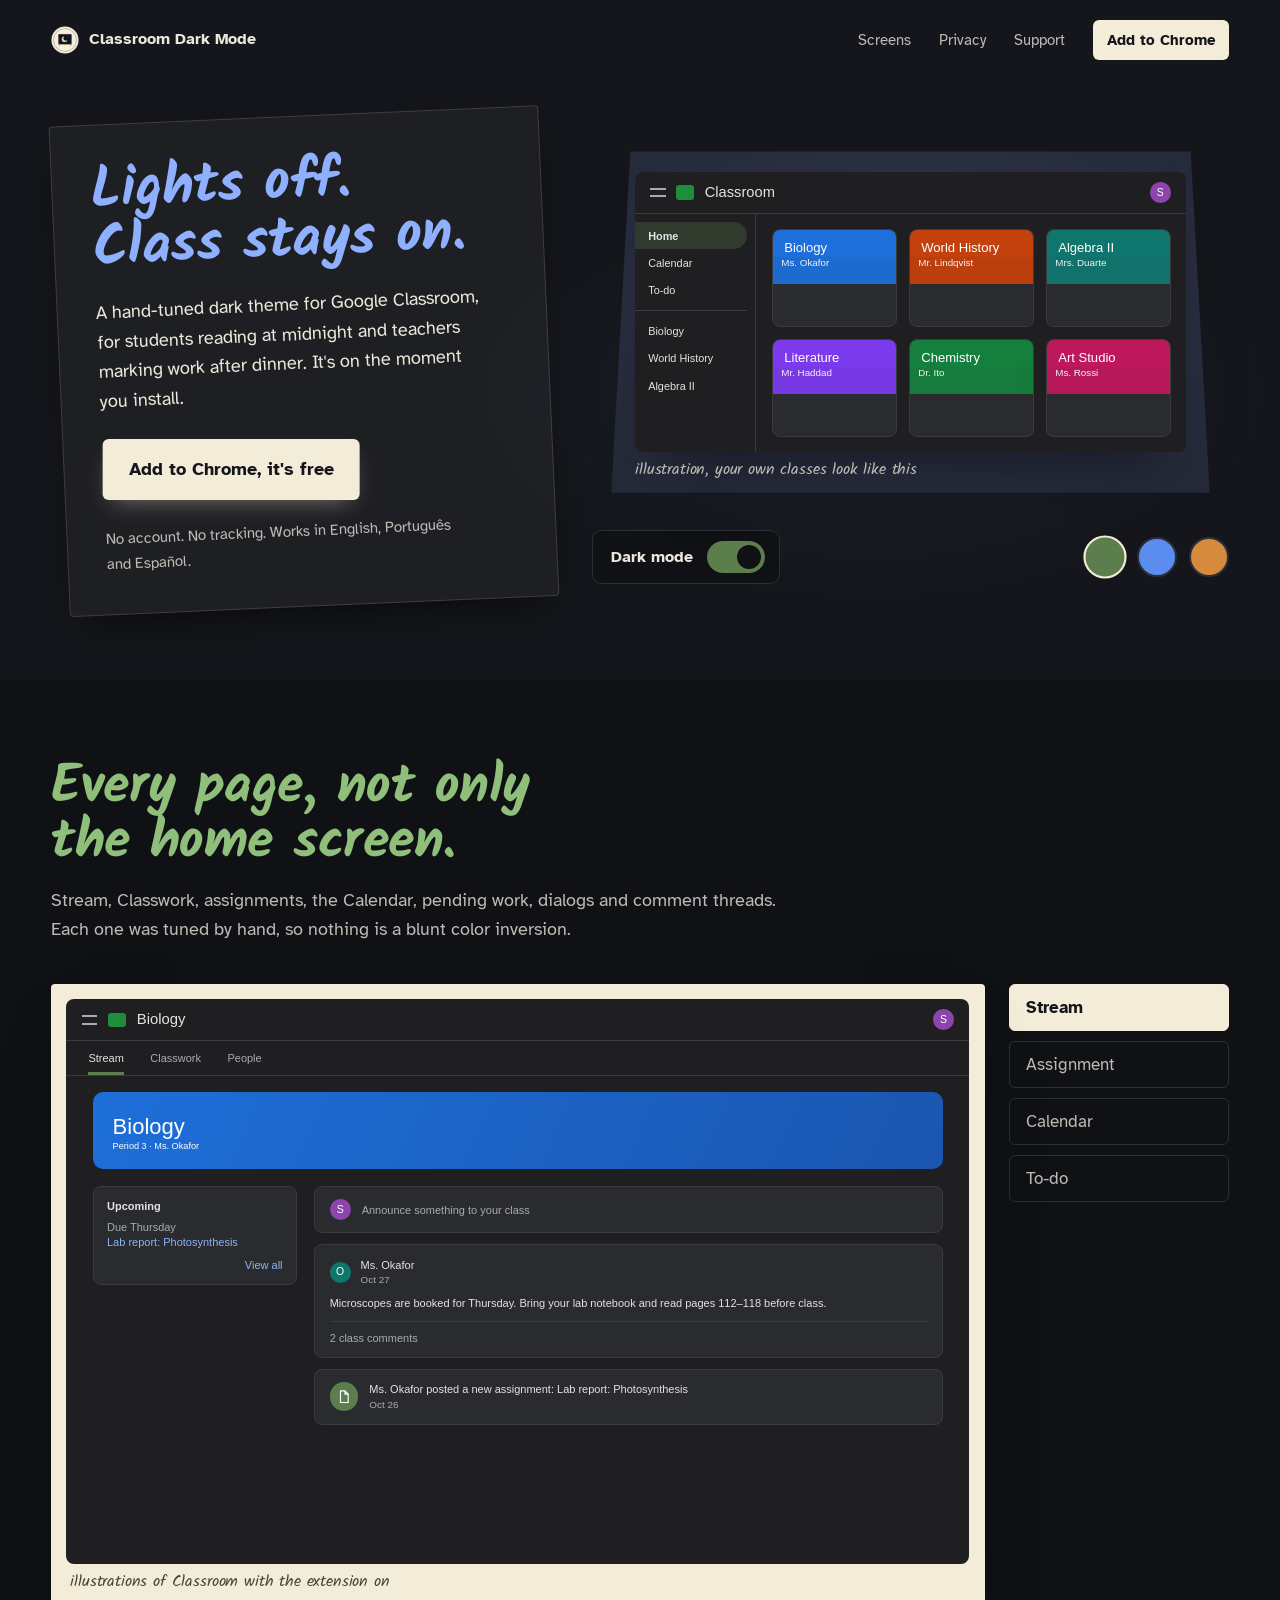
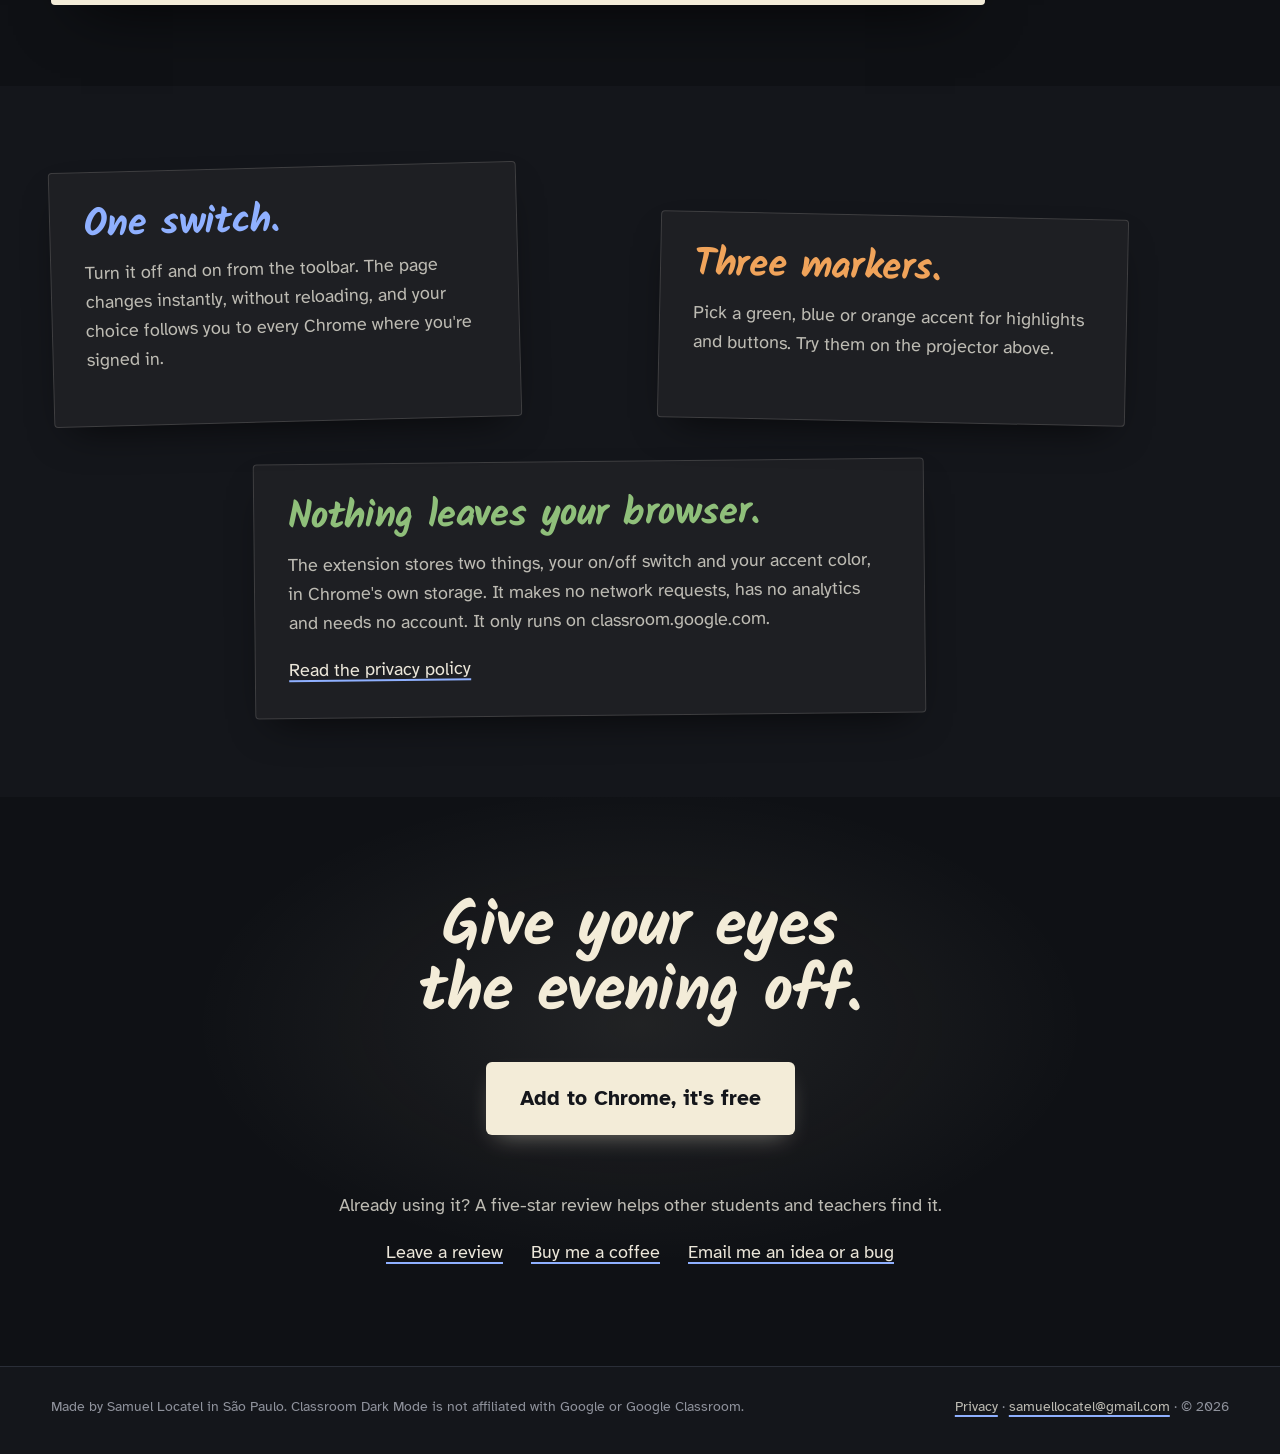
<file: index.html>
<!doctype html>
<html lang="en">
  <head>
    <meta charset="utf-8" />
    <title>Classroom Dark Mode: a dark theme for Google Classroom</title>
    <meta name="viewport" content="width=device-width, initial-scale=1" />
    <meta name="description" content="A hand-tuned dark theme for Google Classroom. On the moment you install, one switch to turn it off, no tracking. Free for Chrome." />
    <meta name="color-scheme" content="dark" />
    <link rel="icon" type="image/svg+xml" href="assets/logo-mark.svg" />
    <link rel="preconnect" href="https://fonts.googleapis.com" />
    <link rel="preconnect" href="https://fonts.gstatic.com" crossorigin />
    <link rel="stylesheet" href="https://fonts.googleapis.com/css2?family=Atkinson+Hyperlegible:ital,wght@0,400;0,700;1,400&family=Kalam:wght@400;700&display=swap" />
    <link rel="stylesheet" href="styles.css" />
  </head>
  <body>
    <a class="skip" href="#main">Skip to content</a>

    <header class="nav">
      <a class="nav__brand" href="./" aria-label="Classroom Dark Mode home">
        <img src="assets/logo-mark-light.svg" width="28" height="28" alt="" />
        <span>Classroom Dark Mode</span>
      </a>
      <nav class="nav__links" aria-label="Site">
        <a href="#pages">Screens</a>
        <a href="#privacy">Privacy</a>
        <a href="#support">Support</a>
        <a class="nav__install" href="https://chromewebstore.google.com/detail/classroom-dark-mode/ogkjemipcpcmdjhddggfknaaecolmmdd">Add to Chrome</a>
      </nav>
    </header>

    <main id="main">
      <section class="hero" aria-labelledby="hero-title">
        <div class="hero__sheet acetate">
          <h1 id="hero-title" class="marker">Lights off.<br />Class stays on.</h1>
          <p class="hero__lead">A hand-tuned dark theme for Google Classroom, for students reading at midnight and teachers marking work after dinner. It's on the moment you install.</p>
          <a class="placard" href="https://chromewebstore.google.com/detail/classroom-dark-mode/ogkjemipcpcmdjhddggfknaaecolmmdd">
            Add to Chrome, it's free
          </a>
          <p class="hero__facts">No account. No tracking. Works in English, Português and Español.</p>
        </div>

        <figure class="projector" data-theme="light" data-accent="green">
          <div class="stage">
          <div class="beam" aria-hidden="true"></div>
          <div class="screen" role="img" aria-label="Illustration of a Google Classroom home page with six class cards, shown in light or dark mode by the switch">
            <div class="cr">
              <div class="cr__bar">
                <span class="cr__menu"></span>
                <span class="cr__logo"></span>
                <span class="cr__title">Classroom</span>
                <span class="cr__avatar">S</span>
              </div>
              <div class="cr__body">
                <ul class="cr__side">
                  <li class="is-active">Home</li>
                  <li>Calendar</li>
                  <li>To-do</li>
                  <li class="cr__rule"></li>
                  <li>Biology</li>
                  <li>World History</li>
                  <li>Algebra II</li>
                </ul>
                <div class="cr__cards">
                  <div class="cr__card" style="--banner:#1e6fd9"><b>Biology</b><small>Ms. Okafor</small></div>
                  <div class="cr__card" style="--banner:#c2410c"><b>World History</b><small>Mr. Lindqvist</small></div>
                  <div class="cr__card" style="--banner:#0f766e"><b>Algebra II</b><small>Mrs. Duarte</small></div>
                  <div class="cr__card" style="--banner:#7c3aed"><b>Literature</b><small>Mr. Haddad</small></div>
                  <div class="cr__card" style="--banner:#15803d"><b>Chemistry</b><small>Dr. Ito</small></div>
                  <div class="cr__card" style="--banner:#be185d"><b>Art Studio</b><small>Ms. Rossi</small></div>
                </div>
              </div>
            </div>
          </div>
          <figcaption class="projector__note marker">illustration, your own classes look like this</figcaption>
          </div>

          <div class="controls">
            <button class="switch" type="button" role="switch" aria-checked="false" id="demo-switch">
              <span class="switch__label">Dark mode</span>
              <span class="switch__track" aria-hidden="true"><span class="switch__thumb"></span></span>
            </button>
            <div class="markers" role="group" aria-label="Accent color">
              <button type="button" class="marker-pen" data-accent="green" aria-pressed="true" aria-label="Green accent"></button>
              <button type="button" class="marker-pen" data-accent="blue" aria-pressed="false" aria-label="Blue accent"></button>
              <button type="button" class="marker-pen" data-accent="orange" aria-pressed="false" aria-label="Orange accent"></button>
            </div>
          </div>
        </figure>
      </section>

      <section class="pages" id="pages" aria-labelledby="pages-title">
        <div class="pages__head">
          <h2 id="pages-title" class="marker">Every page, not only the home screen.</h2>
          <p>Stream, Classwork, assignments, the Calendar, pending work, dialogs and comment threads. Each one was tuned by hand, so nothing is a blunt color inversion.</p>
        </div>
        <div class="tray" data-accent="green">
          <div class="tray__slide">
            <!-- Stream -->
            <div class="cr cr--dark scr" id="scr-stream" role="img" aria-label="Illustration: a class Stream in dark mode">
              <div class="cr__bar"><span class="cr__menu"></span><span class="cr__logo"></span><span class="cr__title">Biology</span><span class="cr__avatar">S</span></div>
              <div class="scr__tabs"><span class="is-on">Stream</span><span>Classwork</span><span>People</span></div>
              <div class="stream">
                <div class="stream__banner"><b>Biology</b><small>Period 3 · Ms. Okafor</small></div>
                <div class="stream__cols">
                  <div class="stream__side">
                    <b>Upcoming</b>
                    <p>Due Thursday<br /><span class="cr__link">Lab report: Photosynthesis</span></p>
                    <span class="cr__link cr__link--right">View all</span>
                  </div>
                  <div class="stream__feed">
                    <div class="post post--input"><span class="cr__avatar">S</span><span>Announce something to your class</span></div>
                    <div class="post">
                      <div class="post__head"><span class="cr__avatar" style="background:#0f766e">O</span><div><b>Ms. Okafor</b><small>Oct 27</small></div></div>
                      <p>Microscopes are booked for Thursday. Bring your lab notebook and read pages 112–118 before class.</p>
                      <div class="post__comment">2 class comments</div>
                    </div>
                    <div class="post post--task">
                      <span class="post__icon" aria-hidden="true"><svg viewBox="0 0 24 24"><path d="M7 3h7l5 5v13H7z M14 3v5h5" fill="none" stroke="currentColor" stroke-width="1.8" stroke-linejoin="round"/></svg></span>
                      <div><b>Ms. Okafor posted a new assignment: Lab report: Photosynthesis</b><small>Oct 26</small></div>
                    </div>
                  </div>
                </div>
              </div>
            </div>

            <!-- Assignment -->
            <div class="cr cr--dark scr" id="scr-assignment" role="img" aria-label="Illustration: an assignment page in dark mode" hidden>
              <div class="cr__bar"><span class="cr__menu"></span><span class="cr__logo"></span><span class="cr__title">Biology</span><span class="cr__avatar">S</span></div>
              <div class="task">
                <div class="task__main">
                  <div class="task__title"><span class="post__icon" aria-hidden="true"><svg viewBox="0 0 24 24"><path d="M7 3h7l5 5v13H7z M14 3v5h5" fill="none" stroke="currentColor" stroke-width="1.8" stroke-linejoin="round"/></svg></span><h3>Lab report: Photosynthesis</h3></div>
                  <small>Ms. Okafor · Oct 26</small>
                  <div class="task__meta"><span>100 points</span><span>Due Thu, 11:59 PM</span></div>
                  <p>Write up Thursday's leaf-disk experiment. Include your hypothesis, a table of results, one graph and a short conclusion. Use the template below.</p>
                  <div class="task__files">
                    <span class="file"><b>Lab report template</b><small>Google Docs</small></span>
                    <span class="file"><b>Leaf-disk protocol.pdf</b><small>PDF</small></span>
                  </div>
                  <div class="task__comments">Class comments · <span class="cr__link">Add a class comment</span></div>
                </div>
                <div class="task__side">
                  <div class="work">
                    <div class="work__head"><b>Your work</b><small>Assigned</small></div>
                    <span class="work__add">Add or create</span>
                    <span class="work__done">Mark as done</span>
                  </div>
                  <div class="work work--private"><b>Private comments</b><span class="cr__link">Add comment to Ms. Okafor</span></div>
                </div>
              </div>
            </div>

            <!-- Calendar -->
            <div class="cr cr--dark scr" id="scr-calendar" role="img" aria-label="Illustration: the Classroom calendar week view in dark mode" hidden>
              <div class="cr__bar"><span class="cr__menu"></span><span class="cr__logo"></span><span class="cr__title">Calendar</span><span class="cr__avatar">S</span></div>
              <div class="cal">
                <div class="cal__top"><span class="cal__select">All classes</span><span class="cal__range">Oct 26 – Nov 1, 2026</span></div>
                <div class="cal__grid">
                  <div class="cal__day"><small>Sun</small><b>26</b></div>
                  <div class="cal__day"><small>Mon</small><b>27</b><i style="--banner:#c2410c">History essay draft</i></div>
                  <div class="cal__day"><small>Tue</small><b>28</b><i style="--banner:#0f766e">Algebra quiz 4</i></div>
                  <div class="cal__day is-today"><small>Wed</small><b>29</b></div>
                  <div class="cal__day"><small>Thu</small><b>30</b><i style="--banner:#1e6fd9">Lab report: Photosynthesis</i><i style="--banner:#7c3aed">Reading log</i></div>
                  <div class="cal__day"><small>Fri</small><b>31</b><i style="--banner:#be185d">Portfolio check</i></div>
                  <div class="cal__day"><small>Sat</small><b>1</b></div>
                </div>
              </div>
            </div>

            <!-- To-do -->
            <div class="cr cr--dark scr" id="scr-todo" role="img" aria-label="Illustration: the To-do list of pending work in dark mode" hidden>
              <div class="cr__bar"><span class="cr__menu"></span><span class="cr__logo"></span><span class="cr__title">To-do</span><span class="cr__avatar">S</span></div>
              <div class="scr__tabs"><span class="is-on">Assigned</span><span>Missing</span><span>Done</span></div>
              <div class="todo">
                <div class="todo__group"><b>This week</b><small>4</small></div>
                <div class="todo__item"><span class="post__icon" aria-hidden="true"><svg viewBox="0 0 24 24"><path d="M7 3h7l5 5v13H7z M14 3v5h5" fill="none" stroke="currentColor" stroke-width="1.8" stroke-linejoin="round"/></svg></span><div><b>History essay draft</b><small>World History</small></div><em>Due Mon, 11:59 PM</em></div>
                <div class="todo__item"><span class="post__icon" aria-hidden="true"><svg viewBox="0 0 24 24"><path d="M7 3h7l5 5v13H7z M14 3v5h5" fill="none" stroke="currentColor" stroke-width="1.8" stroke-linejoin="round"/></svg></span><div><b>Algebra quiz 4</b><small>Algebra II</small></div><em>Due Tue, 8:00 AM</em></div>
                <div class="todo__item"><span class="post__icon" aria-hidden="true"><svg viewBox="0 0 24 24"><path d="M7 3h7l5 5v13H7z M14 3v5h5" fill="none" stroke="currentColor" stroke-width="1.8" stroke-linejoin="round"/></svg></span><div><b>Lab report: Photosynthesis</b><small>Biology</small></div><em>Due Thu, 11:59 PM</em></div>
                <div class="todo__item"><span class="post__icon" aria-hidden="true"><svg viewBox="0 0 24 24"><path d="M7 3h7l5 5v13H7z M14 3v5h5" fill="none" stroke="currentColor" stroke-width="1.8" stroke-linejoin="round"/></svg></span><div><b>Reading log</b><small>Literature</small></div><em>Due Thu, 11:59 PM</em></div>
                <div class="todo__group"><b>Next week</b><small>1</small></div>
                <div class="todo__item"><span class="post__icon" aria-hidden="true"><svg viewBox="0 0 24 24"><path d="M7 3h7l5 5v13H7z M14 3v5h5" fill="none" stroke="currentColor" stroke-width="1.8" stroke-linejoin="round"/></svg></span><div><b>Portfolio check</b><small>Art Studio</small></div><em>Due Fri, Nov 6</em></div>
              </div>
            </div>
            <p class="tray__note marker">illustrations of Classroom with the extension on</p>
          </div>
          <div class="tray__thumbs" role="group" aria-label="Choose a screen">
            <button type="button" aria-pressed="true" data-screen="scr-stream">Stream</button>
            <button type="button" aria-pressed="false" data-screen="scr-assignment">Assignment</button>
            <button type="button" aria-pressed="false" data-screen="scr-calendar">Calendar</button>
            <button type="button" aria-pressed="false" data-screen="scr-todo">To-do</button>
          </div>
        </div>
      </section>

      <section class="notes" aria-label="How it works">
        <div class="note acetate">
          <h2 class="marker">One switch.</h2>
          <p>Turn it off and on from the toolbar. The page changes instantly, without reloading, and your choice follows you to every Chrome where you're signed in.</p>
        </div>
        <div class="note acetate">
          <h2 class="marker">Three markers.</h2>
          <p>Pick a green, blue or orange accent for highlights and buttons. Try them on the projector above.</p>
        </div>
        <div class="note acetate" id="privacy">
          <h2 class="marker">Nothing leaves your browser.</h2>
          <p>The extension stores two things, your on/off switch and your accent color, in Chrome's own storage. It makes no network requests, has no analytics and needs no account. It only runs on classroom.google.com.</p>
          <a class="textlink" href="privacy.html">Read the privacy policy</a>
        </div>
      </section>

      <section class="close" id="support" aria-labelledby="close-title">
        <h2 id="close-title" class="marker">Give your eyes the evening off.</h2>
        <a class="placard placard--big" href="https://chromewebstore.google.com/detail/classroom-dark-mode/ogkjemipcpcmdjhddggfknaaecolmmdd">
          Add to Chrome, it's free
        </a>
        <div class="close__support">
          <p>Already using it? A five-star review helps other students and teachers find it.</p>
          <div class="close__links">
            <a class="textlink" href="https://chromewebstore.google.com/detail/classroom-dark-mode/ogkjemipcpcmdjhddggfknaaecolmmdd/reviews">Leave a review</a>
            <a class="textlink" href="https://buymeacoffee.com/osamuca">Buy me a coffee</a>
            <a class="textlink" href="mailto:samuellocatel@gmail.com">Email me an idea or a bug</a>
          </div>
        </div>
      </section>
    </main>

    <footer class="foot">
      <p>Made by Samuel Locatel in São Paulo. Classroom Dark Mode is not affiliated with Google or Google Classroom.</p>
      <p><a class="textlink" href="privacy.html">Privacy</a> · <a class="textlink" href="mailto:samuellocatel@gmail.com">samuellocatel@gmail.com</a> · © 2026</p>
    </footer>

    <script src="site.js" defer></script>
  </body>
</html>
</file>
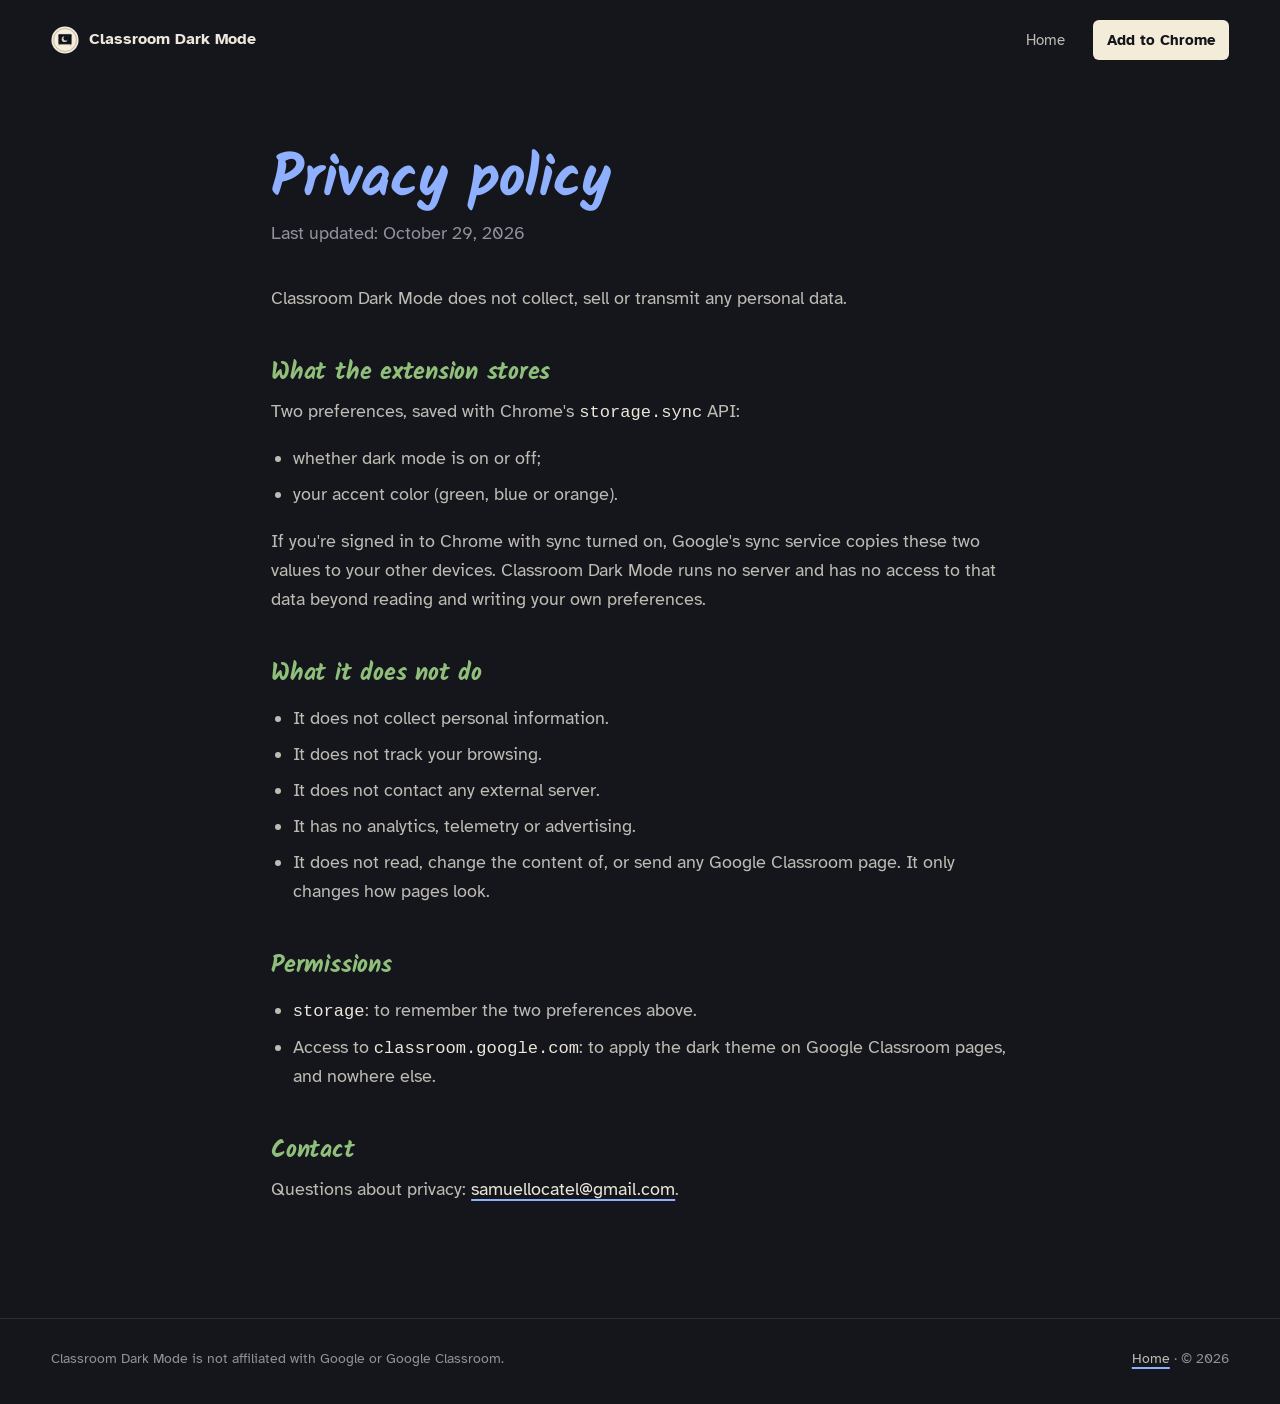
<file: privacy.html>
<!doctype html>
<html lang="en">
  <head>
    <meta charset="utf-8" />
    <title>Privacy policy · Classroom Dark Mode</title>
    <meta name="viewport" content="width=device-width, initial-scale=1" />
    <meta name="description" content="Classroom Dark Mode does not collect, sell or transmit any personal data." />
    <meta name="color-scheme" content="dark" />
    <link rel="icon" type="image/svg+xml" href="assets/logo-mark.svg" />
    <link rel="preconnect" href="https://fonts.googleapis.com" />
    <link rel="preconnect" href="https://fonts.gstatic.com" crossorigin />
    <link rel="stylesheet" href="https://fonts.googleapis.com/css2?family=Atkinson+Hyperlegible:ital,wght@0,400;0,700;1,400&family=Kalam:wght@400;700&display=swap" />
    <link rel="stylesheet" href="styles.css" />
  </head>
  <body>
    <header class="nav">
      <a class="nav__brand" href="./" aria-label="Classroom Dark Mode home">
        <img src="assets/logo-mark-light.svg" width="28" height="28" alt="" />
        <span>Classroom Dark Mode</span>
      </a>
      <nav class="nav__links" aria-label="Site">
        <a href="./">Home</a>
        <a class="nav__install" href="https://chromewebstore.google.com/detail/classroom-dark-mode/ogkjemipcpcmdjhddggfknaaecolmmdd">Add to Chrome</a>
      </nav>
    </header>

    <main class="doc">
      <h1 class="marker">Privacy policy</h1>
      <p class="updated">Last updated: October 29, 2026</p>

      <p>Classroom Dark Mode does not collect, sell or transmit any personal data.</p>

      <h2 class="marker">What the extension stores</h2>
      <p>Two preferences, saved with Chrome's <code>storage.sync</code> API:</p>
      <ul>
        <li>whether dark mode is on or off;</li>
        <li>your accent color (green, blue or orange).</li>
      </ul>
      <p>If you're signed in to Chrome with sync turned on, Google's sync service copies these two values to your other devices. Classroom Dark Mode runs no server and has no access to that data beyond reading and writing your own preferences.</p>

      <h2 class="marker">What it does not do</h2>
      <ul>
        <li>It does not collect personal information.</li>
        <li>It does not track your browsing.</li>
        <li>It does not contact any external server.</li>
        <li>It has no analytics, telemetry or advertising.</li>
        <li>It does not read, change the content of, or send any Google Classroom page. It only changes how pages look.</li>
      </ul>

      <h2 class="marker">Permissions</h2>
      <ul>
        <li><code>storage</code>: to remember the two preferences above.</li>
        <li>Access to <code>classroom.google.com</code>: to apply the dark theme on Google Classroom pages, and nowhere else.</li>
      </ul>

      <h2 class="marker">Contact</h2>
      <p>Questions about privacy: <a class="textlink" href="mailto:samuellocatel@gmail.com">samuellocatel@gmail.com</a>.</p>
    </main>

    <footer class="foot">
      <p>Classroom Dark Mode is not affiliated with Google or Google Classroom.</p>
      <p><a class="textlink" href="./">Home</a> · © 2026</p>
    </footer>
  </body>
</html>
</file>
<file: styles.css>
/* Classroom Dark Mode site: a classroom wall with the lights off. */

:root {
  /* Wall */
  --wall-0: #0f1115;
  --wall-1: #14161b;
  --wall-2: #1b1e25;
  --wall-3: #2a2e38;
  /* Projector light */
  --lamp: #f3ecd8;
  --lamp-dim: #c9c2ae;
  /* Ink on the wall */
  --ink-1: #ece7da;
  --ink-2: #bdbbb3;
  --ink-3: #8f929c;
  /* Markers (the extension's accents) */
  --marker-blue: #8fb0ff;
  --marker-green: #8fbf7a;
  --marker-orange: #f0a35a;
  --accent-green: #5c7e4d;
  --accent-blue: #5b8def;
  --accent-orange: #d68a3c;

  --font-set: 'Atkinson Hyperlegible', system-ui, sans-serif;
  --font-marker: 'Kalam', 'Comic Sans MS', cursive;

  --ease-out: cubic-bezier(0.16, 1, 0.3, 1);
  --flip: 700ms;

  --gutter: clamp(16px, 4vw, 56px);
}

* { box-sizing: border-box; }
html { scrollbar-color: var(--wall-3) var(--wall-0); }
html, body { margin: 0; }
body {
  background: var(--wall-1);
  color: var(--ink-1);
  font-family: var(--font-set);
  font-size: 1.125rem;
  line-height: 1.6;
  -webkit-font-smoothing: antialiased;
  caret-color: var(--marker-blue);
}
::selection { background: var(--lamp); color: var(--wall-1); }
:focus-visible { outline: 2px solid var(--marker-blue); outline-offset: 3px; border-radius: 4px; }
img { max-width: 100%; height: auto; display: block; }
p { margin: 0 0 1em; text-wrap: pretty; }
h1, h2 { margin: 0; text-wrap: balance; }

.marker {
  font-family: var(--font-marker);
  font-weight: 700;
  letter-spacing: -0.01em;
  line-height: 1.02;
}

.skip {
  position: absolute; left: var(--gutter); top: -60px;
  background: var(--lamp); color: var(--wall-1); padding: 8px 14px; border-radius: 6px; z-index: 10;
}
.skip:focus { top: 12px; }

.textlink {
  color: var(--ink-1);
  text-decoration: underline;
  text-decoration-color: var(--marker-blue);
  text-decoration-thickness: 2px;
  text-underline-offset: 4px;
}
.textlink:hover { color: var(--marker-blue); }

/* ---------- nav ---------- */
.nav {
  display: flex; align-items: center; justify-content: space-between; gap: 16px;
  padding: 20px var(--gutter);
}
.nav__brand {
  display: inline-flex; align-items: center; gap: 10px;
  color: var(--ink-1); text-decoration: none; font-weight: 700; font-size: 1rem;
}
.nav__links { display: flex; align-items: center; gap: clamp(12px, 2.4vw, 28px); font-size: 0.95rem; }
.nav__links a { color: var(--ink-2); text-decoration: none; }
.nav__links a:hover { color: var(--ink-1); }
.nav__links .nav__install {
  color: var(--wall-1); background: var(--lamp); padding: 8px 14px; border-radius: 6px; font-weight: 700;
}
.nav__links .nav__install:hover { color: var(--wall-1); background: #fff; }

/* ---------- acetate sheets ---------- */
.acetate {
  position: relative;
  background: rgba(236, 231, 218, 0.045);
  border: 1px solid rgba(236, 231, 218, 0.16);
  border-radius: 4px;
  box-shadow: 0 18px 40px -18px rgba(0, 0, 0, 0.7);
}

/* The one element held level: action placards never tilt. */
.placard {
  display: inline-block;
  background: var(--lamp);
  color: var(--wall-1);
  font-weight: 700;
  font-size: 1.15rem;
  text-decoration: none;
  padding: 16px 26px;
  border-radius: 6px;
  box-shadow: 0 10px 24px -10px rgba(243, 236, 216, 0.45);
  transition: background 160ms var(--ease-out), transform 160ms var(--ease-out);
  transform: rotate(0deg);
}
.placard:hover { background: #fff; transform: translateY(-1px); }
.placard--big { font-size: 1.3rem; padding: 20px 34px; }

/* ---------- hero ---------- */
.hero {
  position: relative;
  display: grid;
  grid-template-columns: minmax(300px, 1fr) minmax(0, 1.3fr);
  align-items: center;
  gap: clamp(24px, 4vw, 64px);
  padding: clamp(16px, 4vh, 48px) var(--gutter) clamp(48px, 8vh, 96px);
  /* Light spill from the beam onto the wall. */
  background: radial-gradient(ellipse 55% 60% at 68% 52%, rgba(243, 236, 216, 0.10), transparent 70%);
  transition: background var(--flip) var(--ease-out);
}
.hero:has(.projector[data-theme="dark"]) {
  background: radial-gradient(ellipse 45% 50% at 68% 52%, rgba(143, 176, 255, 0.06), transparent 70%);
}
.hero__sheet {
  z-index: 2;
  --tilt: -2.5deg;
  padding: clamp(24px, 3vw, 40px);
  transform: rotate(var(--tilt));
  transition: transform var(--flip) var(--ease-out);
}
.hero:has(.projector[data-theme="dark"]) .hero__sheet { transform: rotate(var(--tilt)) translateX(8px); }
.hero__sheet h1 {
  font-size: clamp(2.6rem, 4.4vw, 4.4rem);
  color: var(--marker-blue);
}
.hero__lead { margin: 20px 0 28px; max-width: 34ch; color: var(--ink-1); font-size: 1.15rem; }
.hero__sheet .placard { transform: rotate(calc(-1 * var(--tilt))); }
.hero__sheet .placard:hover { transform: rotate(calc(-1 * var(--tilt))) translateY(-1px); }
.hero__facts { margin: 22px 0 0; font-size: 0.95rem; color: var(--ink-2); }

/* ---------- projector ---------- */
.projector { position: relative; margin: 0; }
.stage { position: relative; padding: 5% 3% 4%; }
.beam {
  position: absolute; inset: 0;
  background: radial-gradient(ellipse 70% 60% at 50% 45%, #fdf9ee, var(--lamp) 60%, #e4dabf);
  clip-path: polygon(3% 0, 97% 0, 100% 100%, 0 100%);
  opacity: 0.92;
  transition: clip-path var(--flip) var(--ease-out), background var(--flip) var(--ease-out), opacity var(--flip) var(--ease-out);
}
.projector[data-theme="dark"] .beam {
  background: radial-gradient(ellipse 70% 60% at 50% 45%, #313750, #252a39);
  clip-path: polygon(6% 3%, 94% 3%, 97% 97%, 3% 97%);
  opacity: 1;
}
.screen { position: relative; z-index: 1; padding: 0 4% 0; }
.projector__note {
  position: relative; z-index: 1;
  margin: 10px 4% 0; font-size: 1rem; font-weight: 400; color: #4a4636;
  transition: color var(--flip) var(--ease-out);
}
.projector[data-theme="dark"] .projector__note { color: var(--ink-2); }

.controls {
  display: flex; align-items: center; justify-content: space-between; flex-wrap: wrap; gap: 16px;
  margin-top: 26px;
}
.switch {
  display: inline-flex; align-items: center; gap: 14px;
  background: var(--wall-0); color: var(--ink-1);
  border: 1px solid var(--wall-3); border-radius: 10px;
  padding: 10px 14px 10px 18px;
  font: 700 1rem var(--font-set);
  cursor: pointer;
}
.switch__track {
  position: relative; width: 58px; height: 32px; border-radius: 999px;
  background: var(--wall-3);
  transition: background var(--flip) var(--ease-out);
}
.switch__thumb {
  position: absolute; top: 4px; left: 4px; width: 24px; height: 24px; border-radius: 50%;
  background: var(--lamp);
  transition: transform var(--flip) var(--ease-out), background var(--flip) var(--ease-out);
}
.switch[aria-checked="true"] .switch__track { background: var(--accent); }
.switch[aria-checked="true"] .switch__thumb { transform: translateX(26px); background: var(--wall-0); }

.markers { display: flex; gap: 12px; }
.marker-pen {
  width: 40px; height: 40px; border-radius: 50%;
  border: 2px solid var(--wall-3); background: var(--pen); cursor: pointer;
  transition: transform 160ms var(--ease-out), border-color 160ms var(--ease-out);
}
.marker-pen:hover { transform: translateY(-2px); }
.marker-pen[aria-pressed="true"] { border-color: var(--lamp); transform: scale(1.08); }
.marker-pen[data-accent="green"] { --pen: var(--accent-green); }
.marker-pen[data-accent="blue"] { --pen: var(--accent-blue); }
.marker-pen[data-accent="orange"] { --pen: var(--accent-orange); }

.projector[data-accent="green"] { --accent: var(--accent-green); }
.projector[data-accent="blue"] { --accent: var(--accent-blue); }
.projector[data-accent="orange"] { --accent: var(--accent-orange); }
.tray[data-accent="green"] { --accent: var(--accent-green); }
.tray[data-accent="blue"] { --accent: var(--accent-blue); }
.tray[data-accent="orange"] { --accent: var(--accent-orange); }

/* ---------- the Classroom illustration ---------- */
.cr {
  --cr-bg: #ffffff; --cr-fg: #3c4043; --cr-muted: #5f6368; --cr-line: #dadce0;
  --cr-card: #ffffff; --cr-active: #e6f4ea; --cr-active-fg: #137333;
  background: var(--cr-bg); color: var(--cr-fg);
  border-radius: 8px; overflow: hidden;
  font-family: Roboto, Arial, sans-serif; font-size: clamp(9px, 0.85vw, 13px); line-height: 1.3;
  box-shadow: 0 30px 60px -30px rgba(0, 0, 0, 0.6);
  transition: background var(--flip) var(--ease-out), color var(--flip) var(--ease-out);
}
.projector[data-theme="dark"] .cr,
.cr--dark {
  --cr-bg: #1f1f21; --cr-fg: #e3e3e3; --cr-muted: #a8abb2; --cr-line: #3a3b3f;
  --cr-card: #2a2b2e; --cr-active: color-mix(in srgb, var(--accent) 28%, #1f1f21); --cr-active-fg: #e3e3e3;
}
.cr__bar {
  display: flex; align-items: center; gap: 1em; padding: 0.9em 1.4em;
  border-bottom: 1px solid var(--cr-line);
  transition: border-color var(--flip) var(--ease-out);
}
.cr__menu { width: 1.4em; height: 0.9em; border-block: 2px solid var(--cr-muted); position: relative; }
.cr__logo { width: 1.6em; height: 1.3em; border-radius: 3px; background: #1e8e3e; }
.cr__title { font-size: 1.35em; flex: 1; }
.cr__avatar {
  width: 2em; height: 2em; border-radius: 50%; background: #8e44ad; color: #fff;
  display: grid; place-items: center; font-size: 0.95em;
}
.cr__body { display: grid; grid-template-columns: 22% 1fr; }
.cr__side {
  list-style: none; margin: 0; padding: 0.8em 0.8em 0.8em 0;
  border-right: 1px solid var(--cr-line);
  transition: border-color var(--flip) var(--ease-out);
}
.cr__side li { padding: 0.6em 1.2em; border-radius: 0 999px 999px 0; color: var(--cr-fg); }
.cr__side .is-active {
  background: var(--cr-active); color: var(--cr-active-fg); font-weight: 700;
  transition: background var(--flip) var(--ease-out), color var(--flip) var(--ease-out);
}
.cr__side .cr__rule { padding: 0; margin: 0.6em 0; border-top: 1px solid var(--cr-line); border-radius: 0; }
.cr__cards {
  display: grid; grid-template-columns: repeat(3, 1fr); gap: 1.1em; padding: 1.4em;
}
.cr__card {
  display: flex; flex-direction: column;
  min-height: 9em;
  background: var(--cr-card);
  border: 1px solid var(--cr-line); border-radius: 8px; overflow: hidden;
  transition: background var(--flip) var(--ease-out), border-color var(--flip) var(--ease-out);
}
.cr__card b, .cr__card small {
  background: var(--banner); color: #fff; padding: 0 0.9em; display: block;
}
.cr__card b { padding-top: 0.8em; font-size: 1.2em; font-weight: 500; }
.cr__card small { padding-bottom: 1.4em; font-size: 0.9em; opacity: 0.95; }

/* ---------- Classroom screens (illustrations) ---------- */
.tray__slide { container-type: inline-size; }
.scr { font-size: 1.22cqi; aspect-ratio: 16 / 10; overflow: hidden; display: flex; flex-direction: column; box-shadow: none; }
.scr[hidden] { display: none; }
.cr__link { color: var(--cr-link, #8ab4f8); font-weight: 500; }
.cr__link--right { display: block; text-align: right; margin-top: 0.8em; }
.scr__tabs { display: flex; gap: 2.4em; padding: 0 2em; border-bottom: 1px solid var(--cr-line); color: var(--cr-muted); }
.scr__tabs span { padding: 0.9em 0; }
.scr__tabs .is-on { color: var(--cr-fg); box-shadow: inset 0 -3px 0 var(--accent); font-weight: 500; }
.post__icon {
  flex: none; width: 2.6em; height: 2.6em; border-radius: 50%;
  display: grid; place-items: center; color: #fff; background: var(--accent);
}
.post__icon svg { width: 1.4em; height: 1.4em; }

.stream { padding: 1.4em 2.4em; overflow: hidden; }
.stream__banner {
  height: 7em; border-radius: 10px; padding: 1.4em 1.8em; color: #fff;
  background: linear-gradient(115deg, #1e6fd9, #1a56b0);
  display: flex; flex-direction: column; justify-content: flex-end;
}
.stream__banner b { font-size: 2em; font-weight: 500; }
.stream__cols { display: grid; grid-template-columns: 24% 1fr; gap: 1.6em; margin-top: 1.6em; }
.stream__side, .post, .work, .file, .todo__item {
  background: var(--cr-card); border: 1px solid var(--cr-line); border-radius: 8px;
}
.stream__side { padding: 1.1em 1.2em; align-self: start; }
.stream__side p { margin: 0.6em 0 0; color: var(--cr-muted); }
.stream__feed { display: flex; flex-direction: column; gap: 1em; }
.post { padding: 1.1em 1.3em; }
.post p { margin: 0.8em 0 0; }
.post--input, .post--task { display: flex; align-items: center; gap: 1em; color: var(--cr-muted); }
.post--task b { color: var(--cr-fg); font-weight: 500; display: block; }
.post__head { display: flex; align-items: center; gap: 0.9em; }
.post__head b { display: block; font-weight: 500; }
.post small, .post__head small, .task small, .todo__item small, .work small, .file small { color: var(--cr-muted); font-size: 0.9em; }
.post__comment { margin-top: 1em; padding-top: 0.8em; border-top: 1px solid var(--cr-line); color: var(--cr-muted); }

.task { display: grid; grid-template-columns: 1fr 30%; gap: 2.4em; padding: 2em 3em; }
.task__title { display: flex; align-items: center; gap: 1em; }
.task__title h3 { margin: 0; font-size: 2em; font-weight: 400; color: var(--cr-fg); }
.task__main > small { display: block; margin: 0.4em 0 0 3.6em; }
.task__meta { display: flex; justify-content: space-between; margin: 1em 0 0 3.6em; padding-bottom: 1em; border-bottom: 1px solid var(--accent); }
.task__main p { margin: 1.2em 0 0 3.6em; }
.task__files { display: grid; grid-template-columns: 1fr 1fr; gap: 1em; margin: 1.4em 0 0 3.6em; }
.file { padding: 1em 1.2em; display: flex; flex-direction: column; }
.file b { font-weight: 500; }
.task__comments { margin: 1.6em 0 0 3.6em; padding-top: 1em; border-top: 1px solid var(--cr-line); color: var(--cr-muted); }
.work { padding: 1.3em; display: flex; flex-direction: column; gap: 0.9em; }
.work + .work { margin-top: 1.2em; }
.work__head { display: flex; justify-content: space-between; align-items: baseline; }
.work__head b, .work--private b { font-size: 1.2em; font-weight: 400; }
.work__add, .work__done { text-align: center; padding: 0.7em; border-radius: 6px; font-weight: 500; }
.work__add { border: 1px solid var(--cr-line); color: var(--cr-link, #8ab4f8); }
.work__done { background: var(--accent); color: #fff; }

.cal { padding: 1.4em 2.4em; flex: 1; display: flex; flex-direction: column; }
.cal__top { display: flex; align-items: center; gap: 3em; margin-bottom: 1.2em; }
.cal__select { padding: 0.7em 1.2em; min-width: 14em; background: var(--cr-card); border-radius: 4px; }
.cal__range { color: var(--cr-muted); }
.cal__grid { flex: 1; display: grid; grid-template-columns: repeat(7, 1fr); border: 1px solid var(--cr-line); border-radius: 8px; overflow: hidden; }
.cal__day { border-left: 1px solid var(--cr-line); padding: 0.8em 0.5em; display: flex; flex-direction: column; align-items: center; gap: 0.5em; }
.cal__day:first-child { border-left: 0; }
.cal__day small { color: var(--cr-muted); text-transform: uppercase; font-size: 0.8em; }
.cal__day b { font-size: 1.8em; font-weight: 400; width: 1.7em; height: 1.7em; display: grid; place-items: center; border-radius: 50%; }
.cal__day.is-today b { background: var(--accent); color: #fff; }
.cal__day i {
  align-self: stretch; font-style: normal; font-size: 0.9em; padding: 0.4em 0.6em; border-radius: 4px;
  background: color-mix(in srgb, var(--banner) 55%, var(--cr-card)); color: #fff;
}

.todo { padding: 1em 2.4em; display: flex; flex-direction: column; gap: 0.7em; overflow: hidden; }
.todo__group { display: flex; justify-content: space-between; padding: 0.6em 0.2em 0.2em; }
.todo__group b { font-size: 1.2em; font-weight: 400; }
.todo__group small { color: var(--cr-muted); }
.todo__item { display: grid; grid-template-columns: auto 1fr auto; align-items: center; gap: 1em; padding: 0.8em 1.2em; }
.todo__item b { font-weight: 500; display: block; }
.todo__item em { font-style: normal; color: var(--cr-muted); font-size: 0.95em; }

/* ---------- screens tray ---------- */
.pages { padding: clamp(56px, 9vh, 104px) var(--gutter); background: var(--wall-0); }
.pages__head { max-width: 760px; margin: 0 0 40px; }
.pages__head h2 { font-size: clamp(2rem, 4.2vw, 3.4rem); color: var(--marker-green); margin-bottom: 16px; }
.pages__head p { color: var(--ink-2); max-width: 62ch; }
.tray { display: grid; grid-template-columns: minmax(0, 1fr) 220px; gap: 24px; align-items: start; }
.tray__slide {
  background: var(--lamp); padding: clamp(8px, 1.2vw, 16px); border-radius: 4px;
  box-shadow: 0 30px 60px -30px rgba(0, 0, 0, 0.8);
}
.tray__note { margin: 10px 4px 0; font-size: 1rem; font-weight: 400; color: #4a4636; }
.tray__thumbs { display: flex; flex-direction: column; gap: 10px; }
.tray__thumbs button {
  text-align: left; cursor: pointer;
  background: transparent; color: var(--ink-2);
  border: 1px solid var(--wall-3); border-radius: 6px;
  padding: 12px 16px; font: 400 1.05rem var(--font-set);
  transition: color 160ms var(--ease-out), border-color 160ms var(--ease-out), background 160ms var(--ease-out);
}
.tray__thumbs button:hover { color: var(--ink-1); border-color: var(--ink-3); }
.tray__thumbs button[aria-pressed="true"] {
  color: var(--wall-1); background: var(--lamp); border-color: var(--lamp); font-weight: 700;
}

/* ---------- notes ---------- */
.notes {
  display: grid; grid-template-columns: repeat(12, 1fr); gap: clamp(20px, 3vw, 40px);
  padding: clamp(56px, 9vh, 104px) var(--gutter);
}
.note { padding: clamp(24px, 2.6vw, 36px); }
.note h2 { font-size: clamp(1.9rem, 3vw, 2.6rem); margin-bottom: 14px; }
.note p { color: var(--ink-2); max-width: 52ch; }
.note:nth-child(1) { grid-column: 1 / span 5; transform: rotate(-1.5deg); }
.note:nth-child(1) h2 { color: var(--marker-blue); }
.note:nth-child(2) { grid-column: 7 / span 5; transform: rotate(1.2deg); margin-top: 48px; }
.note:nth-child(2) h2 { color: var(--marker-orange); }
.note:nth-child(3) { grid-column: 3 / span 7; transform: rotate(-0.6deg); }
.note:nth-child(3) h2 { color: var(--marker-green); }

/* ---------- close ---------- */
.close {
  text-align: center;
  padding: clamp(64px, 11vh, 128px) var(--gutter);
  background: radial-gradient(ellipse 50% 60% at 50% 40%, rgba(243, 236, 216, 0.08), transparent 70%), var(--wall-0);
}
.close h2 { font-size: clamp(2.4rem, 5vw, 4.4rem); color: var(--lamp); margin: 0 auto 36px; max-width: 16ch; }
.close__support { margin: 56px auto 0; max-width: 640px; color: var(--ink-2); }
.close__links { display: flex; justify-content: center; flex-wrap: wrap; gap: 14px 28px; }

/* ---------- footer ---------- */
.foot {
  padding: 28px var(--gutter) 36px;
  border-top: 1px solid var(--wall-3);
  color: var(--ink-3); font-size: 0.9rem;
  display: flex; justify-content: space-between; flex-wrap: wrap; gap: 8px 24px;
}
.foot p { margin: 0; }
.foot .textlink { color: var(--ink-2); }

/* ---------- privacy page ---------- */
.doc { max-width: 70ch; margin: 0 auto; padding: clamp(32px, 8vh, 96px) var(--gutter) 96px; }
.doc h1 { font-size: clamp(2.4rem, 5vw, 3.6rem); color: var(--marker-blue); margin-bottom: 8px; }
.doc h2 { font-size: 1.5rem; color: var(--marker-green); margin: 2em 0 0.5em; }
.doc .updated { color: var(--ink-3); margin-bottom: 2em; }
.doc ul { padding-left: 1.2em; color: var(--ink-2); }
.doc li { margin-bottom: 0.4em; }
.doc p { color: var(--ink-2); }
.doc code { font-size: 0.95em; color: var(--ink-1); }

/* ---------- responsive ---------- */
@media (max-width: 900px) {
  .hero { grid-template-columns: 1fr; }
  .hero__sheet { --tilt: -1.5deg; }
  .tray { grid-template-columns: 1fr; }
  .tray__thumbs { flex-direction: row; flex-wrap: wrap; }
  .tray__thumbs button { flex: 1 1 40%; }
  .note:nth-child(n) { grid-column: 1 / -1; margin-top: 0; }
}
@media (max-width: 560px) {
  .nav__links a:not(.nav__install) { display: none; }
  .cr__body { grid-template-columns: 1fr; }
  .cr__side { display: none; }
  .cr__cards { grid-template-columns: repeat(2, 1fr); }
  .controls { justify-content: flex-start; }
  .scr { font-size: 3cqi; aspect-ratio: auto; height: 132cqi; }
  .stream { padding: 1.2em; }
  .stream__cols { grid-template-columns: 1fr; }
  .stream__side, .post--input { display: none; }
  .task { grid-template-columns: 1fr; padding: 1.4em; gap: 1.2em; }
  .task__main > small, .task__meta, .task__main p, .task__files, .task__comments { margin-left: 0; }
  .task__files { grid-template-columns: 1fr; }
  .work--private, .task__comments { display: none; }
  .cal { padding: 1em; }
  .cal__top { gap: 1em; }
  .cal__select { min-width: 0; }
  .cal__grid { grid-template-columns: repeat(4, 1fr); }
  .cal__day:nth-child(-n+3) { display: none; }
  .todo { padding: 1em; }
  .todo__item { grid-template-columns: auto 1fr; }
  .todo__item em { grid-column: 2; }
  .scr__tabs { padding: 0 1.2em; gap: 1.6em; }
}

@media (prefers-reduced-motion: reduce) {
  *, *::before, *::after { transition-duration: 0ms !important; }
}
</file>
